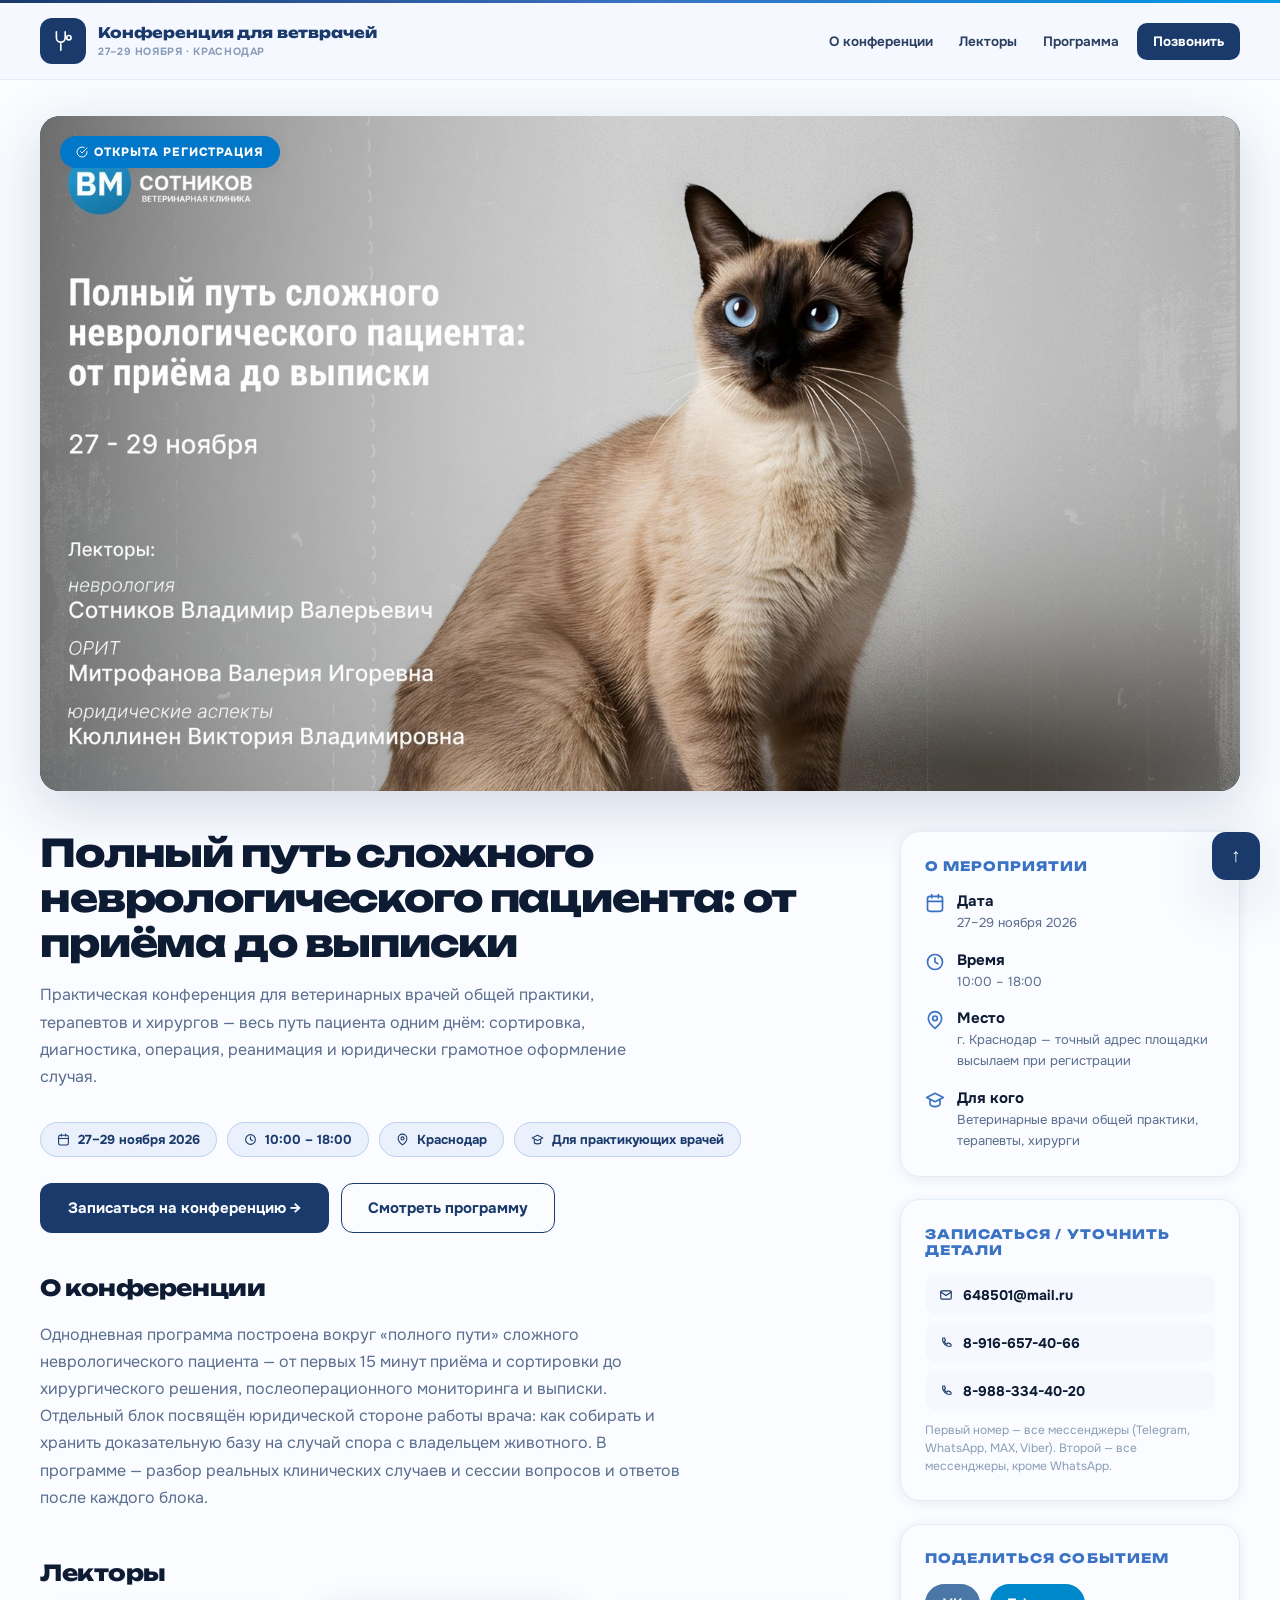
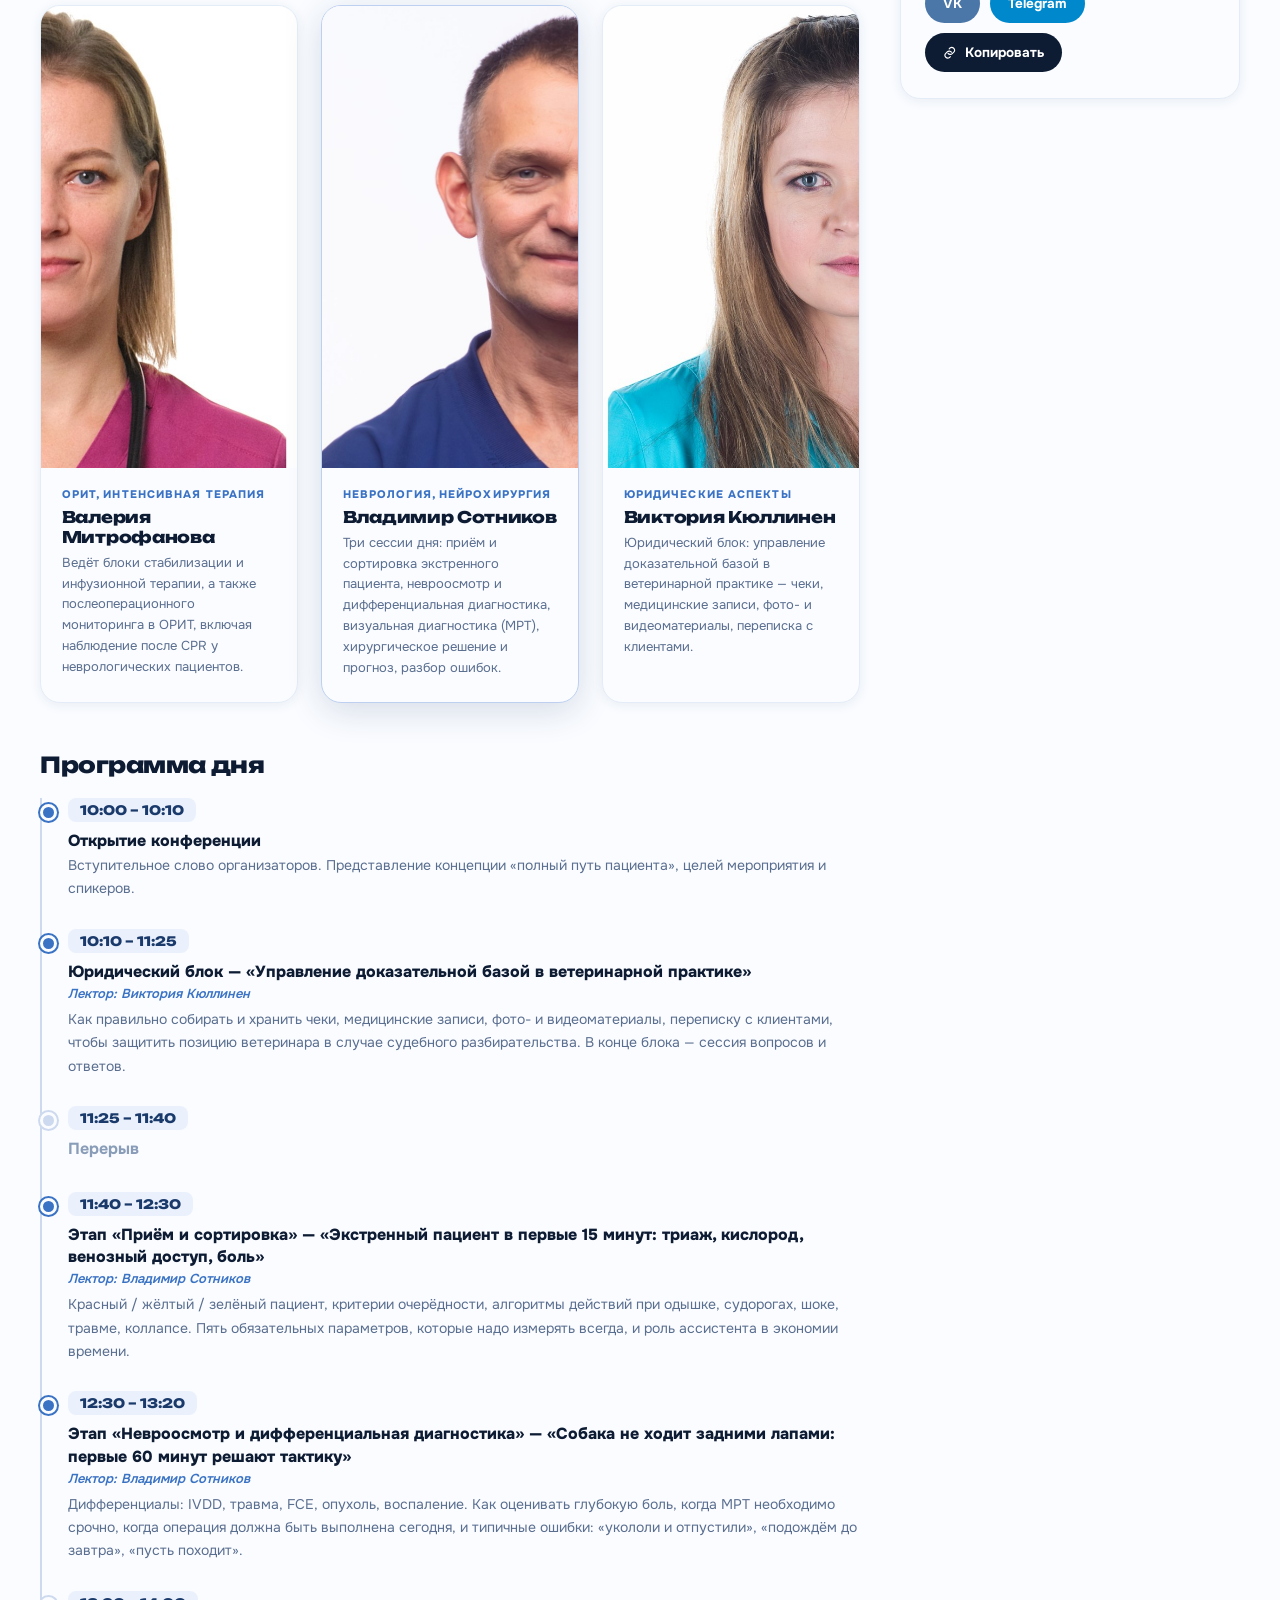
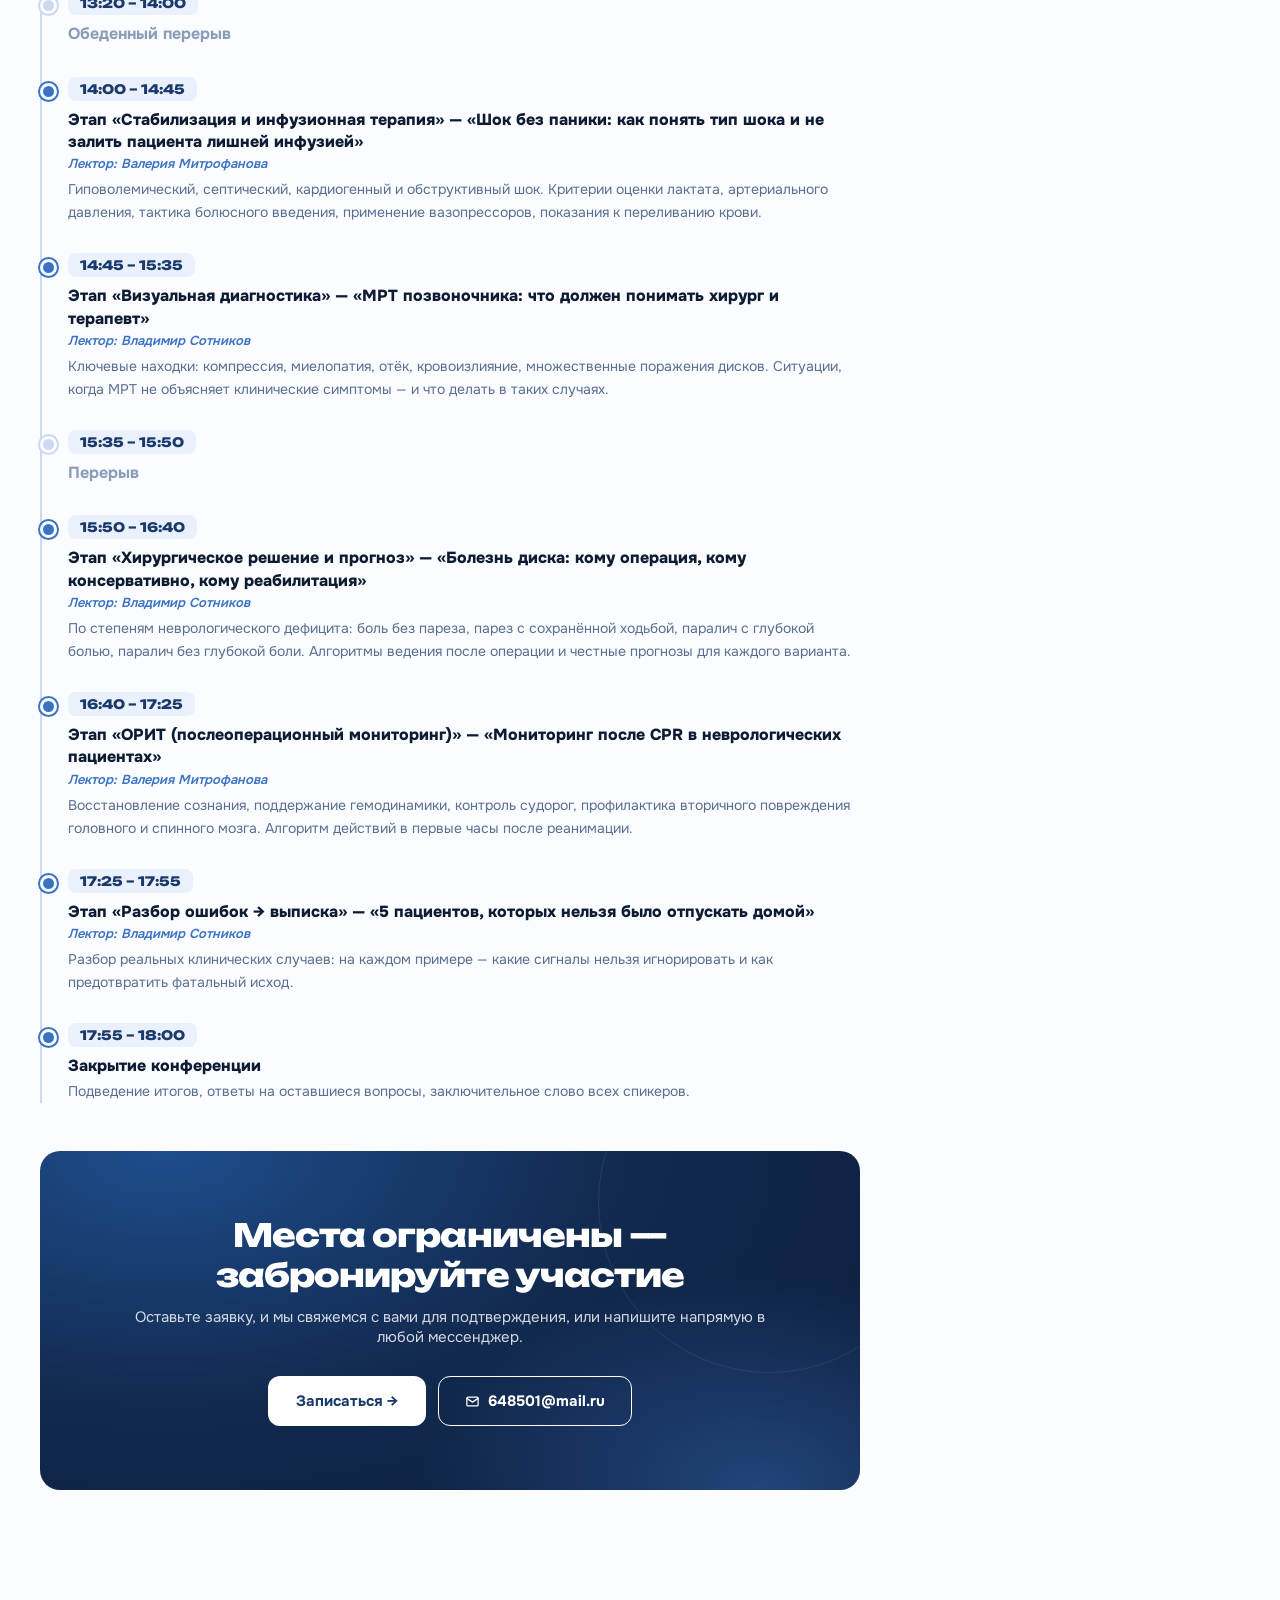
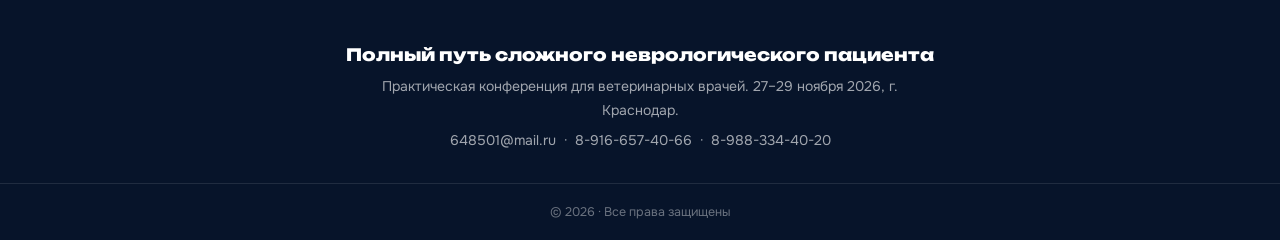
<file: index.html>
<!doctype html>
<html lang="ru">
<head>
<meta charset="utf-8">
<meta name="viewport" content="width=device-width, initial-scale=1">
<title>Полный путь сложного неврологического пациента — конференция 27–29 ноября, Краснодар</title>
<meta name="description" content="Практическая конференция для ветеринарных врачей общей практики, терапевтов и хирургов. 27–29 ноября, Краснодар.">
<link rel="preconnect" href="https://fonts.googleapis.com">
<link rel="preconnect" href="https://fonts.gstatic.com" crossorigin>
<link href="https://fonts.googleapis.com/css2?family=Onest:wght@400;500;600;700;800;900&family=Unbounded:wght@700;800;900&family=Cormorant+Garamond:ital,wght@0,600;1,700&display=swap" rel="stylesheet">
<style>
:root{
  --cream:#F5F8FF; --warm-white:#FAFCFF; --sand:#E4ECF7; --sand-mid:#CDD9EE;
  --forest:#1A3A6B; --forest-mid:#1E4D8C; --forest-light:#3A72C4; --forest-pale:#BDD0F0; --forest-faint:#EBF1FC;
  --amber:#0077C8; --amber-light:#90C0F0; --amber-pale:#E0EEFC;
  --text-dark:#0D1B33; --text-mid:#2B3F60; --text-soft:#5A6E8F; --text-muted:#8A9DB8;
  --shadow-sm:0 2px 12px rgba(26,58,107,.08); --shadow-md:0 6px 30px rgba(26,58,107,.12); --shadow-lg:0 16px 60px rgba(26,58,107,.18);
  --radius:20px; --radius-sm:12px;
}
*{box-sizing:border-box;margin:0;padding:0}
html{scroll-behavior:smooth}
body{font-family:'Onest',sans-serif;color:var(--text-dark);background:var(--warm-white);overflow-x:hidden;-webkit-font-smoothing:antialiased}
a{color:inherit}
img{max-width:100%;display:block}
::selection{background:var(--forest-pale)}
:focus-visible{outline:2.5px solid var(--amber);outline-offset:2px}

/* ===== HEADER ===== */
header{position:sticky;top:0;z-index:1000;background:rgba(245,248,255,.95);backdrop-filter:blur(20px);-webkit-backdrop-filter:blur(20px);border-bottom:1px solid var(--sand)}
header::before{content:'';display:block;height:3px;background:linear-gradient(90deg,#1A3A6B 0%,#3A72C4 50%,#0099E6 100%)}
.nav-in{max-width:1280px;margin:0 auto;padding:0 2.5rem;min-height:76px;display:flex;align-items:center;justify-content:space-between;gap:16px;flex-wrap:wrap;padding-top:10px;padding-bottom:10px}
.brand{display:flex;align-items:center;gap:12px;text-decoration:none}
.brand-mark{width:46px;height:46px;border-radius:12px;background:var(--forest);color:#fff;display:flex;align-items:center;justify-content:center;font-size:20px;flex-shrink:0}
.brand-text b{display:block;font-family:'Unbounded',sans-serif;font-size:14.5px;font-weight:800;color:var(--forest);letter-spacing:-.01em;line-height:1.25}
.brand-text span{display:block;font-size:10.5px;font-weight:700;letter-spacing:.06em;text-transform:uppercase;color:var(--text-muted);margin-top:2px}
.quicknav{display:flex;gap:2px;align-items:center;flex-wrap:wrap}
.quicknav a{text-decoration:none;color:var(--text-mid);font-weight:650;font-size:13.5px;padding:9px 12px;border-radius:9px;transition:.2s;white-space:nowrap}
.quicknav a:hover{color:var(--forest);background:var(--forest-faint)}
.quicknav .call{background:var(--forest);color:#fff!important;border-radius:10px;padding:10px 16px;margin-left:4px;font-weight:700}
.quicknav .call:hover{background:var(--forest-mid)}
@media(max-width:900px){.quicknav a:not(.call){display:none}}
@media(max-width:480px){.brand-text span{display:none}.brand-mark{width:40px;height:40px;font-size:17px}}

/* ===== ICONS ===== */
.ic{width:1em;height:1em;display:inline-block;vertical-align:-0.15em;flex-shrink:0}
.ic-lg{width:56px;height:56px;stroke:var(--forest);stroke-width:1.5}

/* ===== SCROLL REVEAL ===== */
.reveal{opacity:0;transform:translateY(28px);transition:opacity .7s cubic-bezier(.25,.8,.25,1),transform .7s cubic-bezier(.25,.8,.25,1)}
.reveal.in{opacity:1;transform:translateY(0)}
.reveal-stagger.in{transition-delay:calc(var(--i,0) * 70ms)}
.btn-primary{background:var(--forest);color:var(--warm-white);padding:15px 28px;border-radius:var(--radius-sm);font-size:15px;font-weight:700;cursor:pointer;border:none;text-decoration:none;display:inline-flex;align-items:center;gap:8px;transition:all .25s;font-family:'Onest',sans-serif}
.btn-primary:hover{background:var(--forest-mid);transform:translateY(-2px);box-shadow:var(--shadow-md)}
.btn-outline{background:transparent;color:var(--forest);border:1.5px solid var(--forest);padding:13.5px 26px;border-radius:var(--radius-sm);font-size:15px;font-weight:700;cursor:pointer;text-decoration:none;display:inline-flex;align-items:center;gap:8px;transition:all .25s;font-family:'Onest',sans-serif}
.btn-outline:hover{background:var(--forest-faint);transform:translateY(-2px)}

/* ===== EVENT HERO ===== */
.event-hero-wrap{padding:36px 2.5rem 0;max-width:1280px;margin:0 auto}
.event-hero-banner{border-radius:var(--radius);overflow:hidden;box-shadow:var(--shadow-lg);position:relative;margin-bottom:2.5rem;background:var(--forest);aspect-ratio:16/9}
.event-hero-banner img{width:100%;height:100%;display:block;object-fit:cover;object-position:center;transition:transform .6s cubic-bezier(.25,.8,.25,1)}
.event-hero-banner:hover img{transform:scale(1.035)}
.event-hero-tag{position:absolute;top:20px;left:20px;background:var(--amber);color:#fff;font-size:12px;font-weight:800;letter-spacing:.08em;text-transform:uppercase;padding:8px 16px;border-radius:50px;box-shadow:var(--shadow-sm);display:inline-flex;align-items:center;gap:6px}

/* ===== LAYOUT ===== */
.event-layout{display:grid;grid-template-columns:1fr 340px;gap:2.5rem;max-width:1280px;margin:0 auto;padding:0 2.5rem 90px;align-items:start}
.event-main h1{font-family:'Unbounded',sans-serif;font-size:clamp(24px,3.4vw,38px);font-weight:800;color:var(--text-dark);line-height:1.18;letter-spacing:-.03em;margin-bottom:1rem}
.event-sub{font-size:16px;color:var(--text-soft);line-height:1.7;margin-bottom:2rem;max-width:640px}
.event-meta-pills{display:flex;gap:10px;flex-wrap:wrap;margin-bottom:1.6rem}
.event-pill{display:inline-flex;align-items:center;gap:8px;background:var(--forest-faint);border:1px solid var(--forest-pale);color:var(--forest);font-size:13px;font-weight:700;padding:8px 16px;border-radius:50px}
.event-cta-row{display:flex;gap:12px;flex-wrap:wrap;margin-bottom:2.6rem}

.event-block{margin-bottom:3rem}
.event-block h2{font-family:'Unbounded',sans-serif;font-size:22px;font-weight:800;color:var(--text-dark);margin-bottom:1.2rem;letter-spacing:-.02em}

.speakers-grid{display:grid;grid-template-columns:repeat(3,1fr);gap:1.4rem;perspective:1200px}
.speaker-card{background:var(--warm-white);border:1px solid var(--sand);border-radius:var(--radius);overflow:hidden;box-shadow:var(--shadow-sm);transition:transform .25s cubic-bezier(.25,.8,.25,1),box-shadow .25s;transform-style:preserve-3d;will-change:transform}
.speaker-card:hover{box-shadow:var(--shadow-md)}
.speaker-card.speaker-main{border-color:var(--forest-pale);box-shadow:0 8px 34px rgba(26,58,107,.16)}
.speaker-photo{aspect-ratio:5/9;overflow:hidden;background:var(--sand);position:relative}
.speaker-photo img{width:100%;height:100%;object-fit:cover;object-position:top center;display:block;transition:transform .5s cubic-bezier(.25,.8,.25,1)}
.speaker-card:hover .speaker-photo img{transform:scale(1.045)}
.speaker-body{padding:1.2rem 1.3rem 1.5rem;position:relative}
.speaker-role{font-size:11px;font-weight:800;letter-spacing:.1em;text-transform:uppercase;color:var(--forest-light);margin-bottom:6px}
.speaker-name{font-family:'Unbounded',sans-serif;font-size:16px;font-weight:800;color:var(--text-dark);letter-spacing:-.02em;margin-bottom:6px}
.speaker-desc{font-size:13px;color:var(--text-soft);line-height:1.6}

.program-list{border-left:2px solid var(--sand-mid);padding-left:1.6rem}
.program-item{position:relative;padding-bottom:1.8rem}
.program-item:last-child{padding-bottom:0}
.program-item::before{content:'';position:absolute;left:-1.72rem;top:6px;width:11px;height:11px;border-radius:50%;background:var(--forest-light);border:3px solid var(--warm-white);box-shadow:0 0 0 2px var(--forest-light)}
.program-time{display:inline-block;font-family:'Unbounded',sans-serif;font-size:13px;font-weight:800;color:var(--forest);background:var(--forest-faint);padding:4px 12px;border-radius:8px;margin-bottom:8px}
.program-title{font-size:16px;font-weight:800;color:var(--text-dark);margin-bottom:2px;line-height:1.4}
.program-speaker{font-size:13px;font-style:italic;color:var(--forest-light);font-weight:600;margin-bottom:6px}
.program-desc{font-size:14px;color:var(--text-soft);line-height:1.65}
.program-item.is-break .program-title{color:var(--text-muted);font-weight:700}
.program-item.is-break::before{background:var(--sand-mid);box-shadow:0 0 0 2px var(--sand-mid)}

.event-register-band{border-radius:var(--radius);overflow:hidden;position:relative;padding:64px 2.5rem;text-align:center;background:radial-gradient(120% 160% at 15% 0%,#1E4D8C 0%,#122A50 46%,#0B1B37 100%)}
.event-register-band::before{content:'';position:absolute;inset:0;background:radial-gradient(60% 90% at 88% 100%,rgba(58,114,196,.45),transparent 70%);z-index:0}
.event-register-band::after{content:'';position:absolute;width:340px;height:340px;border-radius:50%;border:1px solid rgba(255,255,255,.08);top:-120px;right:-80px;z-index:0}
.event-register-inner{position:relative;z-index:2;max-width:640px;margin:0 auto}
.event-register-inner h2{font-family:'Unbounded',sans-serif;font-size:clamp(22px,3vw,32px);font-weight:800;color:#fff;margin-bottom:.8rem;letter-spacing:-.03em}
.event-register-inner p{color:rgba(255,255,255,.82);font-size:15px;margin-bottom:1.8rem}
.event-register-btns{display:flex;gap:12px;justify-content:center;flex-wrap:wrap}

.event-sidebar{position:sticky;top:96px;display:flex;flex-direction:column;gap:1.4rem}
.event-info-card,.event-contact-card,.event-share-card{background:var(--warm-white);border:1px solid var(--sand);border-radius:var(--radius);padding:1.6rem 1.5rem;box-shadow:var(--shadow-sm)}
.event-info-card h3,.event-contact-card h3,.event-share-card h3{font-family:'Unbounded',sans-serif;font-size:13px;font-weight:800;letter-spacing:.08em;text-transform:uppercase;color:var(--forest-light);margin-bottom:1.1rem}
.event-info-row{display:flex;align-items:flex-start;gap:12px;margin-bottom:1.1rem}
.event-info-row:last-child{margin-bottom:0}
.event-info-row .ei{font-size:20px;flex-shrink:0}
.event-info-row div strong{display:block;font-size:15px;color:var(--text-dark);font-weight:700}
.event-info-row div span{font-size:13px;color:var(--text-soft)}
.event-contact-link{display:flex;align-items:center;gap:10px;padding:11px 14px;border-radius:var(--radius-sm);background:var(--cream);text-decoration:none;color:var(--text-dark);font-weight:700;font-size:14px;margin-bottom:8px;transition:all .2s}
.event-contact-link:last-child{margin-bottom:0}
.event-contact-link:hover{background:var(--forest-faint);transform:translateX(3px)}
.event-contact-note{font-size:12px;color:var(--text-muted);margin-top:.6rem;line-height:1.5}
.share-buttons{display:flex;gap:10px;flex-wrap:wrap}
.share-btn{display:inline-flex;align-items:center;gap:8px;padding:11px 18px;border-radius:50px;font-size:13.5px;font-weight:700;cursor:pointer;text-decoration:none;border:none;transition:all .25s;font-family:'Onest',sans-serif}
.share-btn:hover{transform:translateY(-3px);box-shadow:var(--shadow-md)}
.share-vk{background:#4a76a8;color:#fff}
.share-tg{background:#0088cc;color:#fff}
.share-copy{background:var(--text-dark);color:#fff}

@media(max-width:1024px){.event-layout{grid-template-columns:1fr}.event-sidebar{position:static}}
@media(max-width:720px){.speakers-grid{grid-template-columns:1fr 1fr}.event-hero-wrap,.event-layout{padding-left:1.2rem;padding-right:1.2rem}}
@media(max-width:480px){.speakers-grid{grid-template-columns:1fr}.event-register-band{padding:40px 1.3rem}}

/* ===== MODAL ===== */
.modal-overlay{position:fixed;inset:0;background:rgba(13,27,51,.65);backdrop-filter:blur(8px);-webkit-backdrop-filter:blur(8px);z-index:2000;display:none;align-items:flex-start;justify-content:center;overflow-y:auto;-webkit-overflow-scrolling:touch}
.modal-overlay.open{display:flex}
.modal{background:var(--warm-white);border-radius:24px;padding:3rem 2rem 2rem;width:100%;max-width:500px;box-shadow:var(--shadow-lg);position:relative;animation:slideUp .35s cubic-bezier(.34,1.56,.64,1);margin:1rem auto;flex-shrink:0}
@media(max-width:520px){.modal{border-radius:20px 20px 0 0;margin:auto 0 0 0;padding:1rem 1.2rem 2rem;max-width:100%}.modal-overlay{align-items:flex-end}}
.modal-close{position:sticky;top:0;float:right;margin:0 0 .5rem .5rem;background:var(--forest);border:none;border-radius:50%;width:42px;height:42px;cursor:pointer;font-size:20px;color:#fff;display:flex;align-items:center;justify-content:center;transition:background .2s;z-index:10;box-shadow:0 4px 12px rgba(26,58,107,.3);flex-shrink:0}
.modal-close:hover{background:var(--forest-mid)}
@keyframes slideUp{from{transform:translateY(40px);opacity:0}to{transform:translateY(0);opacity:1}}
.modal-eyebrow{font-size:11px;font-weight:800;letter-spacing:.14em;text-transform:uppercase;color:var(--forest-light);margin-bottom:8px}
.modal h2{font-family:'Unbounded',sans-serif;font-size:24px;color:var(--text-dark);margin-bottom:.4rem;font-weight:800;letter-spacing:-.03em}
.modal-sub{font-size:14px;color:var(--text-soft);margin-bottom:2rem;line-height:1.6}
.form-group{margin-bottom:1.2rem}
.form-group label{display:block;font-size:12px;font-weight:600;color:var(--text-soft);margin-bottom:6px;text-transform:uppercase;letter-spacing:.06em}
.form-group input,.form-group textarea{width:100%;padding:13px 16px;border:1.5px solid var(--sand-mid);border-radius:var(--radius-sm);font-family:'Onest',sans-serif;font-size:15px;color:var(--text-dark);background:var(--cream);transition:all .2s;-webkit-appearance:none}
.form-group input:focus,.form-group textarea:focus{outline:none;border-color:var(--forest);box-shadow:0 0 0 3px rgba(26,58,107,.12)}
.form-group textarea{height:90px;resize:vertical}
.form-success{text-align:center;padding:1rem 0}
.form-success .check{font-size:60px;margin-bottom:1rem}
.form-success h3{font-family:'Unbounded',sans-serif;font-size:22px;color:var(--forest);margin-bottom:.5rem;font-weight:800}
.form-success p{color:var(--text-soft);font-size:15px;line-height:1.7}

/* ===== FOOTER ===== */
footer{background:#07142A;color:rgba(255,255,255,.7);padding:44px 0 0;margin-top:20px}
.foot-in{max-width:1280px;margin:0 auto;padding:0 2.5rem;text-align:center}
.foot-brand{font-family:'Unbounded',sans-serif;font-size:17px;font-weight:800;color:#fff;margin-bottom:10px}
.foot-in p{font-size:14px;line-height:1.7;max-width:560px;margin:0 auto 6px;color:rgba(255,255,255,.62)}
.foot-bottom{margin-top:30px;padding:20px 2.5rem;border-top:1px solid rgba(255,255,255,.1);text-align:center;font-size:12.5px;color:rgba(255,255,255,.4)}
.top-btn{position:fixed;right:20px;bottom:20px;width:48px;height:48px;border:0;border-radius:14px;background:var(--forest);color:#fff;font-size:19px;font-weight:900;box-shadow:var(--shadow-lg);cursor:pointer;z-index:50;transition:.2s}
.top-btn:hover{background:var(--forest-mid);transform:translateY(-3px)}

.toast{position:fixed;left:50%;bottom:24px;transform:translateX(-50%) translateY(20px);background:var(--text-dark);color:#fff;padding:13px 22px;border-radius:50px;font-size:14px;font-weight:600;box-shadow:var(--shadow-lg);z-index:3000;opacity:0;pointer-events:none;transition:.3s}
.toast.show{opacity:1;transform:translateX(-50%) translateY(0)}
</style>
</head>
<body>

<header>
  <div class="nav-in">
    <a class="brand" href="#top">
      <span class="brand-mark"><svg class="ic" viewBox="0 0 24 24" style="width:22px;height:22px;stroke:#fff;stroke-width:1.8;fill:none;stroke-linecap:round;stroke-linejoin:round"><path d="M4.8 2v6.4a4.8 4.8 0 0 0 9.6 0V2"/><path d="M9.6 15.2V22"/><circle cx="18.4" cy="8.4" r="2.4"/></svg></span>
      <span class="brand-text"><b>Конференция для ветврачей</b><span>27–29 ноября · Краснодар</span></span>
    </a>
    <nav class="quicknav">
      <a href="#about">О конференции</a>
      <a href="#speakers">Лекторы</a>
      <a href="#program">Программа</a>
      <a class="call" href="tel:+79166574066">Позвонить</a>
    </nav>
  </div>
</header>

<main id="top">
  <div class="event-hero-wrap">
    <div class="event-hero-banner">
      <span class="event-hero-tag"><svg class="ic" viewBox="0 0 24 24" style="stroke:#fff;stroke-width:2;fill:none;stroke-linecap:round;stroke-linejoin:round"><path d="M22 11.08V12a10 10 0 1 1-5.93-9.14"/><polyline points="22 4 12 14.01 9 11.01"/></svg> Открыта регистрация</span>
      <img src="event-hero-cat.jpg" alt="Конференция «Полный путь сложного неврологического пациента» 27–29 ноября">
    </div>
  </div>

  <div class="event-layout">
    <div class="event-main">

      <h1>Полный путь сложного неврологического пациента: от приёма до выписки</h1>
      <p class="event-sub">Практическая конференция для ветеринарных врачей общей практики, терапевтов и хирургов — весь путь пациента одним днём: сортировка, диагностика, операция, реанимация и юридически грамотное оформление случая.</p>

      <div class="event-meta-pills">
        <span class="event-pill"><svg class="ic" viewBox="0 0 24 24" style="stroke:var(--forest);stroke-width:2;fill:none;stroke-linecap:round;stroke-linejoin:round"><rect x="3" y="4" width="18" height="18" rx="3"/><line x1="16" y1="2" x2="16" y2="6"/><line x1="8" y1="2" x2="8" y2="6"/><line x1="3" y1="10" x2="21" y2="10"/></svg> 27–29 ноября 2026</span>
        <span class="event-pill"><svg class="ic" viewBox="0 0 24 24" style="stroke:var(--forest);stroke-width:2;fill:none;stroke-linecap:round;stroke-linejoin:round"><circle cx="12" cy="12" r="9"/><polyline points="12 7 12 12 15.5 14"/></svg> 10:00 – 18:00</span>
        <span class="event-pill"><svg class="ic" viewBox="0 0 24 24" style="stroke:var(--forest);stroke-width:2;fill:none;stroke-linecap:round;stroke-linejoin:round"><path d="M20 10c0 6-8 12-8 12s-8-6-8-12a8 8 0 0 1 16 0z"/><circle cx="12" cy="10" r="2.8"/></svg> Краснодар</span>
        <span class="event-pill"><svg class="ic" viewBox="0 0 24 24" style="stroke:var(--forest);stroke-width:2;fill:none;stroke-linecap:round;stroke-linejoin:round"><path d="M22 9L12 4 2 9l10 5 10-5z"/><path d="M6 11.5V17c0 1.4 2.7 3 6 3s6-1.6 6-3v-5.5"/></svg> Для практикующих врачей</span>
      </div>

      <div class="event-cta-row">
        <button class="btn-primary" onclick="openEventModal()">Записаться на конференцию →</button>
        <a href="#program" class="btn-outline">Смотреть программу</a>
      </div>

      <div class="event-block" id="about">
        <h2>О конференции</h2>
        <p class="event-sub" style="margin-bottom:0;">Однодневная программа построена вокруг «полного пути» сложного неврологического пациента — от первых 15 минут приёма и сортировки до хирургического решения, послеоперационного мониторинга и выписки. Отдельный блок посвящён юридической стороне работы врача: как собирать и хранить доказательную базу на случай спора с владельцем животного. В программе — разбор реальных клинических случаев и сессии вопросов и ответов после каждого блока.</p>
      </div>

      <div class="event-block" id="speakers">
        <h2>Лекторы</h2>
        <div class="speakers-grid">

          <div class="speaker-card">
            <div class="speaker-photo"><img src="speaker-mitrofanova.jpg" alt="Валерия Митрофанова"></div>
            <div class="speaker-body">
              <div class="speaker-role">ОРИТ, интенсивная терапия</div>
              <div class="speaker-name">Валерия Митрофанова</div>
              <div class="speaker-desc">Ведёт блоки стабилизации и инфузионной терапии, а также послеоперационного мониторинга в ОРИТ, включая наблюдение после CPR у неврологических пациентов.</div>
            </div>
          </div>

          <div class="speaker-card speaker-main">
            <div class="speaker-photo"><img src="speaker-sotnikov.jpg" alt="Владимир Сотников"></div>
            <div class="speaker-body">
              <div class="speaker-role">Неврология, нейрохирургия</div>
              <div class="speaker-name">Владимир Сотников</div>
              <div class="speaker-desc">Три сессии дня: приём и сортировка экстренного пациента, невроосмотр и дифференциальная диагностика, визуальная диагностика (МРТ), хирургическое решение и прогноз, разбор ошибок.</div>
            </div>
          </div>

          <div class="speaker-card">
            <div class="speaker-photo"><img src="speaker-kyullinen.jpg" alt="Виктория Кюллинен"></div>
            <div class="speaker-body">
              <div class="speaker-role">Юридические аспекты</div>
              <div class="speaker-name">Виктория Кюллинен</div>
              <div class="speaker-desc">Юридический блок: управление доказательной базой в ветеринарной практике — чеки, медицинские записи, фото- и видеоматериалы, переписка с клиентами.</div>
            </div>
          </div>

        </div>
      </div>

      <div class="event-block" id="program">
        <h2>Программа дня</h2>
        <div class="program-list">

          <div class="program-item">
            <div class="program-time">10:00 – 10:10</div>
            <div class="program-title">Открытие конференции</div>
            <div class="program-desc">Вступительное слово организаторов. Представление концепции «полный путь пациента», целей мероприятия и спикеров.</div>
          </div>

          <div class="program-item">
            <div class="program-time">10:10 – 11:25</div>
            <div class="program-title">Юридический блок — «Управление доказательной базой в ветеринарной практике»</div>
            <div class="program-speaker">Лектор: Виктория Кюллинен</div>
            <div class="program-desc">Как правильно собирать и хранить чеки, медицинские записи, фото- и видеоматериалы, переписку с клиентами, чтобы защитить позицию ветеринара в случае судебного разбирательства. В конце блока — сессия вопросов и ответов.</div>
          </div>

          <div class="program-item is-break">
            <div class="program-time">11:25 – 11:40</div>
            <div class="program-title">Перерыв</div>
          </div>

          <div class="program-item">
            <div class="program-time">11:40 – 12:30</div>
            <div class="program-title">Этап «Приём и сортировка» — «Экстренный пациент в первые 15 минут: триаж, кислород, венозный доступ, боль»</div>
            <div class="program-speaker">Лектор: Владимир Сотников</div>
            <div class="program-desc">Красный / жёлтый / зелёный пациент, критерии очерёдности, алгоритмы действий при одышке, судорогах, шоке, травме, коллапсе. Пять обязательных параметров, которые надо измерять всегда, и роль ассистента в экономии времени.</div>
          </div>

          <div class="program-item">
            <div class="program-time">12:30 – 13:20</div>
            <div class="program-title">Этап «Невроосмотр и дифференциальная диагностика» — «Собака не ходит задними лапами: первые 60 минут решают тактику»</div>
            <div class="program-speaker">Лектор: Владимир Сотников</div>
            <div class="program-desc">Дифференциалы: IVDD, травма, FCE, опухоль, воспаление. Как оценивать глубокую боль, когда МРТ необходимо срочно, когда операция должна быть выполнена сегодня, и типичные ошибки: «укололи и отпустили», «подождём до завтра», «пусть походит».</div>
          </div>

          <div class="program-item is-break">
            <div class="program-time">13:20 – 14:00</div>
            <div class="program-title">Обеденный перерыв</div>
          </div>

          <div class="program-item">
            <div class="program-time">14:00 – 14:45</div>
            <div class="program-title">Этап «Стабилизация и инфузионная терапия» — «Шок без паники: как понять тип шока и не залить пациента лишней инфузией»</div>
            <div class="program-speaker">Лектор: Валерия Митрофанова</div>
            <div class="program-desc">Гиповолемический, септический, кардиогенный и обструктивный шок. Критерии оценки лактата, артериального давления, тактика болюсного введения, применение вазопрессоров, показания к переливанию крови.</div>
          </div>

          <div class="program-item">
            <div class="program-time">14:45 – 15:35</div>
            <div class="program-title">Этап «Визуальная диагностика» — «МРТ позвоночника: что должен понимать хирург и терапевт»</div>
            <div class="program-speaker">Лектор: Владимир Сотников</div>
            <div class="program-desc">Ключевые находки: компрессия, миелопатия, отёк, кровоизлияние, множественные поражения дисков. Ситуации, когда МРТ не объясняет клинические симптомы — и что делать в таких случаях.</div>
          </div>

          <div class="program-item is-break">
            <div class="program-time">15:35 – 15:50</div>
            <div class="program-title">Перерыв</div>
          </div>

          <div class="program-item">
            <div class="program-time">15:50 – 16:40</div>
            <div class="program-title">Этап «Хирургическое решение и прогноз» — «Болезнь диска: кому операция, кому консервативно, кому реабилитация»</div>
            <div class="program-speaker">Лектор: Владимир Сотников</div>
            <div class="program-desc">По степеням неврологического дефицита: боль без пареза, парез с сохранённой ходьбой, паралич с глубокой болью, паралич без глубокой боли. Алгоритмы ведения после операции и честные прогнозы для каждого варианта.</div>
          </div>

          <div class="program-item">
            <div class="program-time">16:40 – 17:25</div>
            <div class="program-title">Этап «ОРИТ (послеоперационный мониторинг)» — «Мониторинг после CPR в неврологических пациентах»</div>
            <div class="program-speaker">Лектор: Валерия Митрофанова</div>
            <div class="program-desc">Восстановление сознания, поддержание гемодинамики, контроль судорог, профилактика вторичного повреждения головного и спинного мозга. Алгоритм действий в первые часы после реанимации.</div>
          </div>

          <div class="program-item">
            <div class="program-time">17:25 – 17:55</div>
            <div class="program-title">Этап «Разбор ошибок → выписка» — «5 пациентов, которых нельзя было отпускать домой»</div>
            <div class="program-speaker">Лектор: Владимир Сотников</div>
            <div class="program-desc">Разбор реальных клинических случаев: на каждом примере — какие сигналы нельзя игнорировать и как предотвратить фатальный исход.</div>
          </div>

          <div class="program-item">
            <div class="program-time">17:55 – 18:00</div>
            <div class="program-title">Закрытие конференции</div>
            <div class="program-desc">Подведение итогов, ответы на оставшиеся вопросы, заключительное слово всех спикеров.</div>
          </div>

        </div>
      </div>

      <div class="event-register-band">
        <div class="event-register-inner">
          <h2>Места ограничены — забронируйте участие</h2>
          <p>Оставьте заявку, и мы свяжемся с вами для подтверждения, или напишите напрямую в любой мессенджер.</p>
          <div class="event-register-btns">
            <button class="btn-primary" style="background:#fff;color:var(--forest);" onclick="openEventModal()">Записаться →</button>
            <a href="mailto:648501@mail.ru" class="btn-outline" style="border-color:#fff;color:#fff;"><svg class="ic" viewBox="0 0 24 24" style="stroke:#fff;stroke-width:2;fill:none;stroke-linecap:round;stroke-linejoin:round"><rect x="3" y="5" width="18" height="14" rx="2"/><path d="M3 7l9 6 9-6"/></svg> 648501@mail.ru</a>
          </div>
        </div>
      </div>

    </div>

    <div class="event-sidebar">
      <div class="event-info-card">
        <h3>О мероприятии</h3>
        <div class="event-info-row"><span class="ei"><svg class="ic" viewBox="0 0 24 24" style="width:20px;height:20px;stroke:var(--forest-light);stroke-width:2;fill:none;stroke-linecap:round;stroke-linejoin:round"><rect x="3" y="4" width="18" height="18" rx="3"/><line x1="16" y1="2" x2="16" y2="6"/><line x1="8" y1="2" x2="8" y2="6"/><line x1="3" y1="10" x2="21" y2="10"/></svg></span><div><strong>Дата</strong><span>27–29 ноября 2026</span></div></div>
        <div class="event-info-row"><span class="ei"><svg class="ic" viewBox="0 0 24 24" style="width:20px;height:20px;stroke:var(--forest-light);stroke-width:2;fill:none;stroke-linecap:round;stroke-linejoin:round"><circle cx="12" cy="12" r="9"/><polyline points="12 7 12 12 15.5 14"/></svg></span><div><strong>Время</strong><span>10:00 – 18:00</span></div></div>
        <div class="event-info-row"><span class="ei"><svg class="ic" viewBox="0 0 24 24" style="width:20px;height:20px;stroke:var(--forest-light);stroke-width:2;fill:none;stroke-linecap:round;stroke-linejoin:round"><path d="M20 10c0 6-8 12-8 12s-8-6-8-12a8 8 0 0 1 16 0z"/><circle cx="12" cy="10" r="2.8"/></svg></span><div><strong>Место</strong><span>г. Краснодар — точный адрес площадки высылаем при регистрации</span></div></div>
        <div class="event-info-row"><span class="ei"><svg class="ic" viewBox="0 0 24 24" style="width:20px;height:20px;stroke:var(--forest-light);stroke-width:2;fill:none;stroke-linecap:round;stroke-linejoin:round"><path d="M22 9L12 4 2 9l10 5 10-5z"/><path d="M6 11.5V17c0 1.4 2.7 3 6 3s6-1.6 6-3v-5.5"/></svg></span><div><strong>Для кого</strong><span>Ветеринарные врачи общей практики, терапевты, хирурги</span></div></div>
      </div>

      <div class="event-contact-card">
        <h3>Записаться / уточнить детали</h3>
        <a class="event-contact-link" href="mailto:648501@mail.ru"><svg class="ic" viewBox="0 0 24 24" style="stroke:var(--forest);stroke-width:2;fill:none;stroke-linecap:round;stroke-linejoin:round"><rect x="3" y="5" width="18" height="14" rx="2"/><path d="M3 7l9 6 9-6"/></svg> 648501@mail.ru</a>
        <a class="event-contact-link" href="tel:+79166574066"><svg class="ic" viewBox="0 0 24 24" style="stroke:var(--forest);stroke-width:2;fill:none;stroke-linecap:round;stroke-linejoin:round"><path d="M21 15.5c0 1-.8 2.5-2 2.5C11.5 18 6 12.5 6 5c0-1.2 1.5-2 2.5-2 .4 0 .8.3 1 .7l1.5 3c.2.5.1 1-.3 1.3L9 9.3c.9 2 2.7 3.8 4.7 4.7l1.3-1.7c.3-.4.8-.5 1.3-.3l3 1.5c.4.2.7.6.7 1z"/></svg> 8-916-657-40-66</a>
        <a class="event-contact-link" href="tel:+79883344020"><svg class="ic" viewBox="0 0 24 24" style="stroke:var(--forest);stroke-width:2;fill:none;stroke-linecap:round;stroke-linejoin:round"><path d="M21 15.5c0 1-.8 2.5-2 2.5C11.5 18 6 12.5 6 5c0-1.2 1.5-2 2.5-2 .4 0 .8.3 1 .7l1.5 3c.2.5.1 1-.3 1.3L9 9.3c.9 2 2.7 3.8 4.7 4.7l1.3-1.7c.3-.4.8-.5 1.3-.3l3 1.5c.4.2.7.6.7 1z"/></svg> 8-988-334-40-20</a>
        <div class="event-contact-note">Первый номер — все мессенджеры (Telegram, WhatsApp, MAX, Viber). Второй — все мессенджеры, кроме WhatsApp.</div>
      </div>

      <div class="event-share-card">
        <h3>Поделиться событием</h3>
        <div class="share-buttons">
          <a href="javascript:void(0)" class="share-btn share-vk" onclick="shareEvent('vk')">VK</a>
          <a href="javascript:void(0)" class="share-btn share-tg" onclick="shareEvent('tg')">Telegram</a>
          <a href="javascript:void(0)" class="share-btn share-copy" onclick="shareEvent('copy')"><svg class="ic" viewBox="0 0 24 24" style="stroke:#fff;stroke-width:2;fill:none;stroke-linecap:round;stroke-linejoin:round"><path d="M9 13a5 5 0 0 0 7.5.5l3-3a5 5 0 0 0-7-7l-1.5 1.5"/><path d="M15 11a5 5 0 0 0-7.5-.5l-3 3a5 5 0 0 0 7 7l1.5-1.5"/></svg> Копировать</a>
        </div>
      </div>
    </div>
  </div>
</main>

<footer>
  <div class="foot-in">
    <div class="foot-brand">Полный путь сложного неврологического пациента</div>
    <p>Практическая конференция для ветеринарных врачей. 27–29 ноября 2026, г. Краснодар.</p>
    <p>648501@mail.ru&nbsp; · &nbsp;8-916-657-40-66&nbsp; · &nbsp;8-988-334-40-20</p>
  </div>
  <div class="foot-bottom">© 2026 · Все права защищены</div>
</footer>

<button class="top-btn" onclick="window.scrollTo({top:0,behavior:'smooth'})" aria-label="Наверх">↑</button>

<!-- ===== REGISTRATION MODAL ===== -->
<div class="modal-overlay" id="eventModalOverlay" onclick="closeEventModalOutside(event)">
  <div class="modal" id="eventModalBox">
    <button class="modal-close" onclick="closeEventModal()">✕</button>
    <div id="eventModalForm">
      <div class="modal-eyebrow">Конференция · 27–29 ноября</div>
      <h2>Записаться на конференцию</h2>
      <p class="modal-sub">«Полный путь сложного неврологического пациента: от приёма до выписки». Оставьте контакты — мы свяжемся с вами и пришлём точный адрес и детали оплаты.</p>
      <div class="form-group">
        <label>Ваше имя <span style="color:#dc2626;">*</span></label>
        <input type="text" id="ef-name" placeholder="Как вас зовут?">
      </div>
      <div class="form-group">
        <label>Телефон <span style="color:#dc2626;">*</span></label>
        <input type="tel" id="ef-phone" placeholder="+7 (___) ___-__-__" maxlength="18" inputmode="tel" autocomplete="tel">
      </div>
      <div class="form-group">
        <label>Email <span style="color:var(--text-muted);font-weight:400;text-transform:none;letter-spacing:0;">(необязательно)</span></label>
        <input type="email" id="ef-email" placeholder="your@email.ru" autocomplete="email">
      </div>
      <div class="form-group">
        <label>Комментарий (необязательно)</label>
        <textarea id="ef-comment" placeholder="Клиника, город, вопросы к организаторам..."></textarea>
      </div>
      <div id="ef-consent-wrap" style="margin-bottom:1.4rem;border-radius:var(--radius-sm);border:1.5px solid var(--sand-mid);padding:14px 16px;background:var(--cream);transition:border-color 0.2s,background 0.2s;cursor:pointer;" onclick="toggleEventConsent()">
        <div style="display:flex;align-items:flex-start;gap:12px;">
          <div id="ef-consent-box" style="width:22px;height:22px;min-width:22px;border-radius:6px;border:2px solid var(--sand-mid);background:#fff;display:flex;align-items:center;justify-content:center;margin-top:1px;transition:all 0.2s;flex-shrink:0;">
            <svg id="ef-consent-check" width="13" height="13" viewBox="0 0 13 13" style="display:none;"><polyline points="2,7 5,10 11,3" fill="none" stroke="white" stroke-width="2.2" stroke-linecap="round" stroke-linejoin="round"/></svg>
          </div>
          <input type="checkbox" id="ef-consent" style="display:none;">
          <span style="font-size:13px;color:var(--text-soft);line-height:1.65;font-weight:500;user-select:none;">Я даю согласие на обработку моих персональных данных (ФИО, email, номер телефона) в целях записи на конференцию и обратной связи, в соответствии с Федеральным законом №152-ФЗ «О персональных данных».</span>
        </div>
        <div id="ef-consent-error" style="display:none;color:#dc2626;font-size:12px;font-weight:600;margin-top:8px;margin-left:34px;align-items:center;gap:6px;"><svg class="ic" viewBox="0 0 24 24" style="stroke:#dc2626;stroke-width:2;fill:none;stroke-linecap:round;stroke-linejoin:round;vertical-align:-2px;"><path d="M10.3 3.9L1.8 18a2 2 0 0 0 1.7 3h17a2 2 0 0 0 1.7-3L13.7 3.9a2 2 0 0 0-3.4 0z"/><line x1="12" y1="9" x2="12" y2="13"/><line x1="12" y1="17" x2="12.01" y2="17"/></svg> Необходимо дать согласие на обработку персональных данных</div>
      </div>
      <button class="btn-primary" id="ef-submit-btn" style="width:100%;justify-content:center;font-size:16px;padding:16px;" onclick="submitEventForm()">Отправить заявку →</button>
      <p style="text-align:center;font-size:12px;color:var(--text-muted);margin-top:12px;">На следующем шаге выберете, куда отправить — WhatsApp или почта</p>
    </div>
    <div class="form-success" id="eventModalSuccess" style="display:none;">
      <svg class="ic-lg" viewBox="0 0 24 24" style="fill:none;stroke-linecap:round;stroke-linejoin:round;margin:0 auto 1rem;display:block;"><path d="M22 11.08V12a10 10 0 1 1-5.93-9.14"/><polyline points="22 4 12 14.01 9 11.01"/></svg>
      <h3>Осталось отправить</h3>
      <p>Заявка готова. Выберите, каким способом её отправить — откроется чат или письмо с уже заполненным текстом:</p>
      <div style="display:flex;flex-direction:column;gap:10px;margin-top:1.5rem;">
        <a id="ef-send-wa" class="btn-primary" style="justify-content:center;background:#25d366;" href="#" target="_blank" rel="noopener"><svg class="ic" viewBox="0 0 24 24" style="stroke:#fff;stroke-width:2;fill:none;stroke-linecap:round;stroke-linejoin:round"><path d="M21 11.5a8.38 8.38 0 0 1-4.5 7.45A8.5 8.5 0 0 1 3 21l1.9-5.7a8.38 8.38 0 0 1-.9-3.8A8.5 8.5 0 0 1 12.5 3 8.38 8.38 0 0 1 21 11z"/></svg> Отправить в WhatsApp</a>
        <a id="ef-send-mail" class="btn-outline" style="justify-content:center;" href="#"><svg class="ic" viewBox="0 0 24 24" style="stroke:var(--forest);stroke-width:2;fill:none;stroke-linecap:round;stroke-linejoin:round"><rect x="3" y="5" width="18" height="14" rx="2"/><path d="M3 7l9 6 9-6"/></svg> Отправить на почту</a>
      </div>
      <div style="margin-top:1.5rem;background:var(--forest-faint);border-radius:var(--radius-sm);padding:1.2rem;border:1px solid var(--forest-pale);text-align:left;">
        <div style="font-size:12px;font-weight:800;text-transform:uppercase;letter-spacing:.04em;color:var(--forest-light);margin-bottom:8px;">Или напрямую</div>
        <div style="display:flex;flex-direction:column;gap:8px;">
          <a href="tel:+79166574066" style="display:flex;align-items:center;gap:8px;text-decoration:none;color:var(--text-dark);font-weight:700;font-size:15px;"><svg class="ic" viewBox="0 0 24 24" style="stroke:var(--forest);stroke-width:2;fill:none;stroke-linecap:round;stroke-linejoin:round"><path d="M21 15.5c0 1-.8 2.5-2 2.5C11.5 18 6 12.5 6 5c0-1.2 1.5-2 2.5-2 .4 0 .8.3 1 .7l1.5 3c.2.5.1 1-.3 1.3L9 9.3c.9 2 2.7 3.8 4.7 4.7l1.3-1.7c.3-.4.8-.5 1.3-.3l3 1.5c.4.2.7.6.7 1z"/></svg> 8-916-657-40-66</a>
          <a href="tel:+79883344020" style="display:flex;align-items:center;gap:8px;text-decoration:none;color:var(--text-dark);font-weight:700;font-size:15px;"><svg class="ic" viewBox="0 0 24 24" style="stroke:var(--forest);stroke-width:2;fill:none;stroke-linecap:round;stroke-linejoin:round"><path d="M21 15.5c0 1-.8 2.5-2 2.5C11.5 18 6 12.5 6 5c0-1.2 1.5-2 2.5-2 .4 0 .8.3 1 .7l1.5 3c.2.5.1 1-.3 1.3L9 9.3c.9 2 2.7 3.8 4.7 4.7l1.3-1.7c.3-.4.8-.5 1.3-.3l3 1.5c.4.2.7.6.7 1z"/></svg> 8-988-334-40-20</a>
        </div>
      </div>
      <button class="btn-outline" style="margin-top:1.2rem;width:100%;justify-content:center;" onclick="closeEventModal()">Закрыть</button>
    </div>
  </div>
</div>

<div class="toast" id="toast"></div>

<script>
function openEventModal(){
  document.getElementById('eventModalOverlay').classList.add('open');
  document.getElementById('eventModalForm').style.display='block';
  document.getElementById('eventModalSuccess').style.display='none';
  document.body.style.overflow='hidden';
}
function closeEventModal(){
  document.getElementById('eventModalOverlay').classList.remove('open');
  document.body.style.overflow='';
}
function closeEventModalOutside(e){
  if(e.target === document.getElementById('eventModalOverlay')) closeEventModal();
}
function toggleEventConsent(){
  var cb=document.getElementById('ef-consent');
  var box=document.getElementById('ef-consent-box');
  var check=document.getElementById('ef-consent-check');
  var wrap=document.getElementById('ef-consent-wrap');
  var err=document.getElementById('ef-consent-error');
  cb.checked=!cb.checked;
  if(cb.checked){
    box.style.background='var(--forest)'; box.style.borderColor='var(--forest)';
    check.style.display='block'; wrap.style.borderColor='var(--forest)';
    wrap.style.background='var(--forest-faint)'; err.style.display='none';
  } else {
    box.style.background='#fff'; box.style.borderColor='var(--sand-mid)';
    check.style.display='none'; wrap.style.borderColor='var(--sand-mid)';
    wrap.style.background='var(--cream)';
  }
}
function showToast(msg){
  var t=document.getElementById('toast');
  t.textContent=msg; t.classList.add('show');
  clearTimeout(window._toastTimer);
  window._toastTimer=setTimeout(function(){ t.classList.remove('show'); }, 3200);
}
function submitEventForm(){
  var name=(document.getElementById('ef-name').value||'').trim();
  var phone=document.getElementById('ef-phone').value.trim();
  var email=(document.getElementById('ef-email').value||'').trim();
  var comment=document.getElementById('ef-comment').value.trim();
  var consent=document.getElementById('ef-consent');

  if(!name){ showToast('Пожалуйста, введите ваше имя'); document.getElementById('ef-name').focus(); return; }
  if(!phone || phone.replace(/\D/g,'').length < 10){ showToast('Пожалуйста, введите номер телефона'); document.getElementById('ef-phone').focus(); return; }
  if(email && !/^[^\s@]+@[^\s@]+\.[^\s@]{2,}$/.test(email)){ showToast('Проверьте формат email'); document.getElementById('ef-email').focus(); return; }
  if(!consent || !consent.checked){
    var wrap=document.getElementById('ef-consent-wrap'); var err=document.getElementById('ef-consent-error');
    wrap.style.borderColor='#dc2626'; wrap.style.background='#fef2f2'; err.style.display='block';
    wrap.scrollIntoView({behavior:'smooth', block:'center'});
    return;
  }

  var subject='Заявка на конференцию 27-29 ноября — ' + name;
  var text='Заявка на конференцию «Полный путь сложного неврологического пациента», 27–29 ноября 2026, Краснодар.\nИмя: ' + name + '\nТелефон: ' + phone + (email? '\nEmail: ' + email : '') + (comment? '\nКомментарий: ' + comment : '');

  var waLink = 'https://wa.me/79166574066?text=' + encodeURIComponent(text);
  var mailLink = 'mailto:648501@mail.ru?subject=' + encodeURIComponent(subject) + '&body=' + encodeURIComponent(text);
  document.getElementById('ef-send-wa').href = waLink;
  document.getElementById('ef-send-mail').href = mailLink;

  document.getElementById('eventModalForm').style.display='none';
  document.getElementById('eventModalSuccess').style.display='block';
}
function shareEvent(network){
  var url=window.location.href;
  var title='Конференция «Полный путь сложного неврологического пациента» — 27–29 ноября';
  if(network==='vk'){
    window.open('https://vk.com/share.php?url='+encodeURIComponent(url)+'&title='+encodeURIComponent(title), '_blank', 'noopener,width=600,height=500');
  } else if(network==='tg'){
    window.open('https://t.me/share/url?url='+encodeURIComponent(url)+'&text='+encodeURIComponent(title), '_blank', 'noopener,width=600,height=500');
  } else if(network==='copy'){
    if(navigator.clipboard && navigator.clipboard.writeText){
      navigator.clipboard.writeText(url).then(function(){ showToast('Ссылка скопирована'); }).catch(function(){ showToast(url); });
    } else { showToast(url); }
  }
}

/* ===== 3D tilt on cards ===== */
(function(){
  var cards = document.querySelectorAll('.speaker-card, .event-hero-banner');
  var isTouch = window.matchMedia('(hover: none)').matches;
  if(isTouch) return;
  cards.forEach(function(card){
    var raf = null;
    card.addEventListener('mousemove', function(e){
      var r = card.getBoundingClientRect();
      var px = (e.clientX - r.left) / r.width - 0.5;
      var py = (e.clientY - r.top) / r.height - 0.5;
      if(raf) cancelAnimationFrame(raf);
      raf = requestAnimationFrame(function(){
        var ry = px * 8;
        var rx = -py * 8;
        card.style.transform = 'perspective(900px) rotateX(' + rx.toFixed(2) + 'deg) rotateY(' + ry.toFixed(2) + 'deg) translateY(-4px)';
      });
    });
    card.addEventListener('mouseleave', function(){
      if(raf) cancelAnimationFrame(raf);
      card.style.transform = '';
    });
  });
})();

/* ===== scroll reveal ===== */
(function(){
  var targets = document.querySelectorAll('.event-block, .speaker-card, .program-item, .event-info-card, .event-contact-card, .event-share-card, .event-register-band');
  targets.forEach(function(el, i){
    el.classList.add('reveal', 'reveal-stagger');
    el.style.setProperty('--i', (i % 6));
  });

  function revealAll(){ targets.forEach(function(el){ el.classList.add('in'); }); }

  if('IntersectionObserver' in window){
    var io = new IntersectionObserver(function(entries){
      entries.forEach(function(entry){
        if(entry.isIntersecting){
          entry.target.classList.add('in');
          io.unobserve(entry.target);
        }
      });
    }, {threshold:0, rootMargin:'0px 0px -10% 0px'});
    targets.forEach(function(el){ io.observe(el); });
  } else {
    revealAll();
  }

  /* safety net: never leave content permanently hidden */
  document.querySelectorAll('a[href^="#"]').forEach(function(a){
    a.addEventListener('click', revealAll);
  });
  window.addEventListener('load', function(){ setTimeout(revealAll, 1800); });
  setTimeout(revealAll, 3500);
})();
</script>
</body>
</html>
</file>
